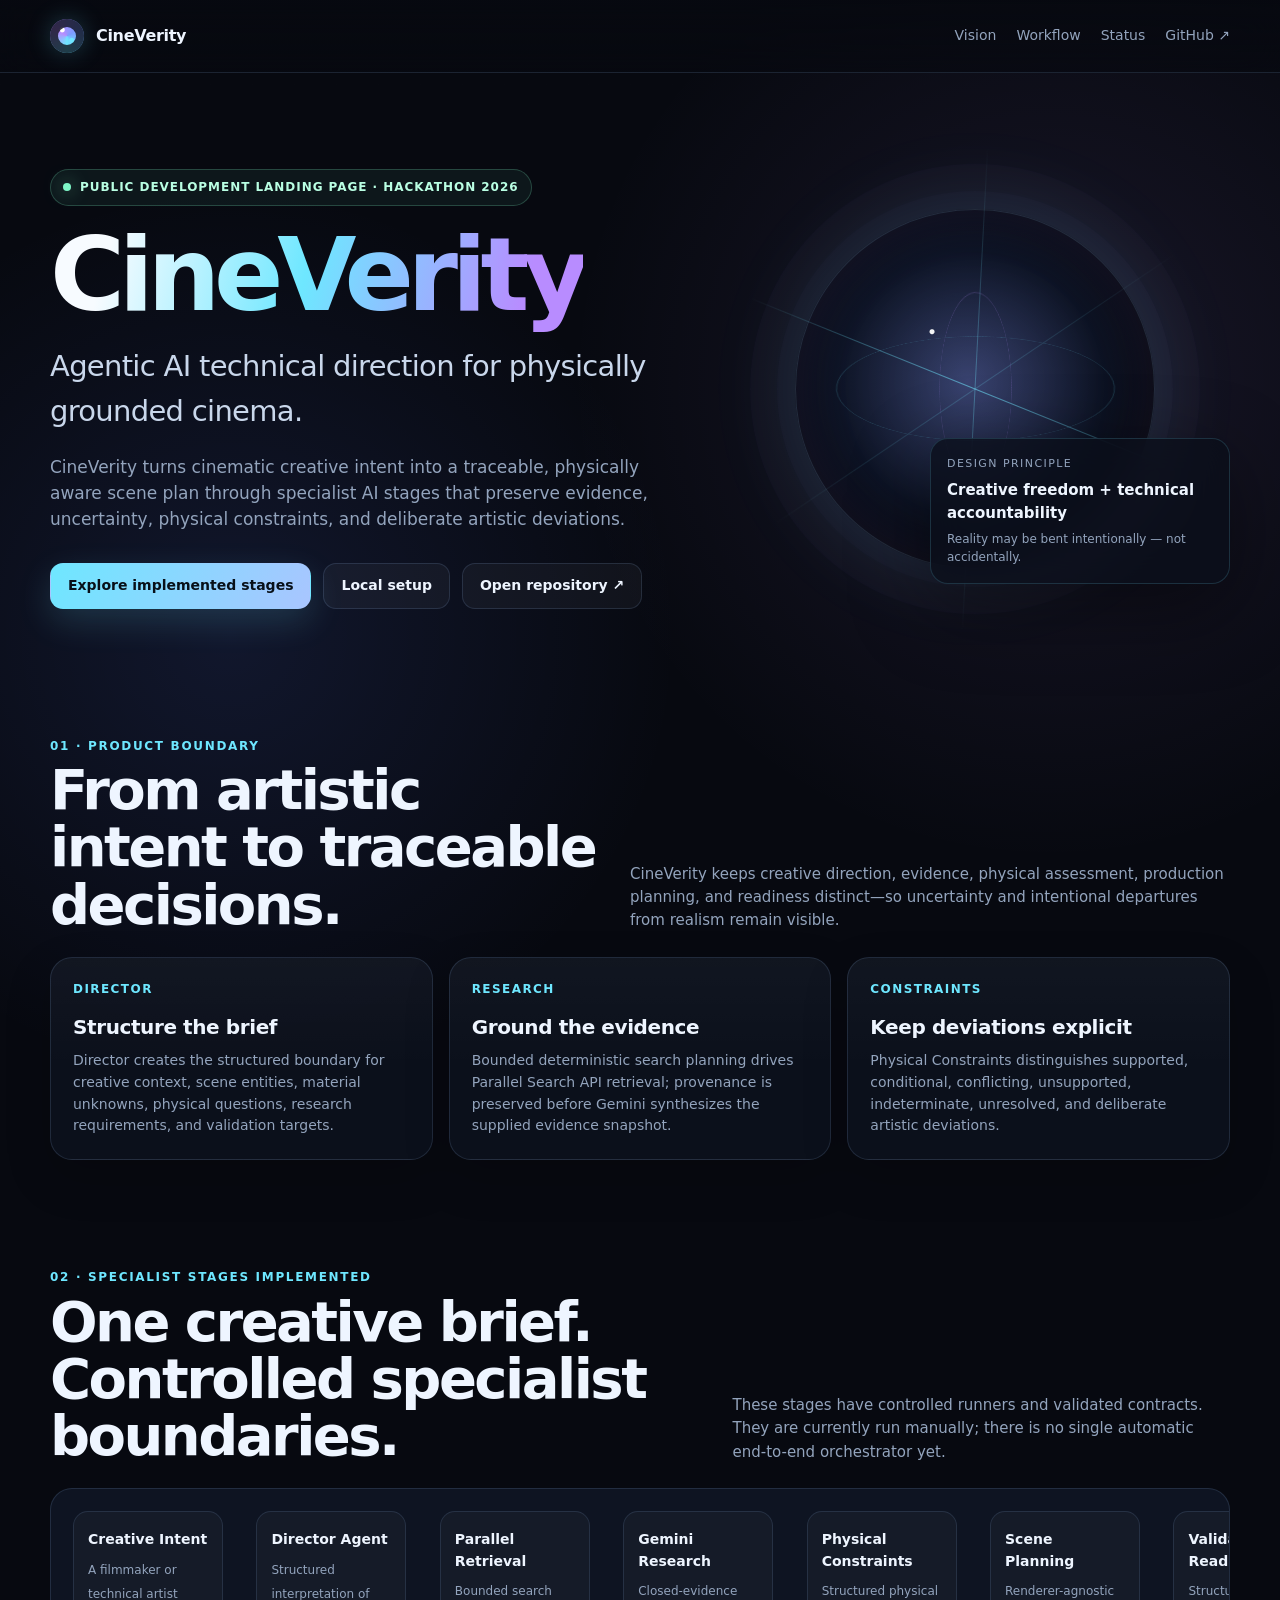
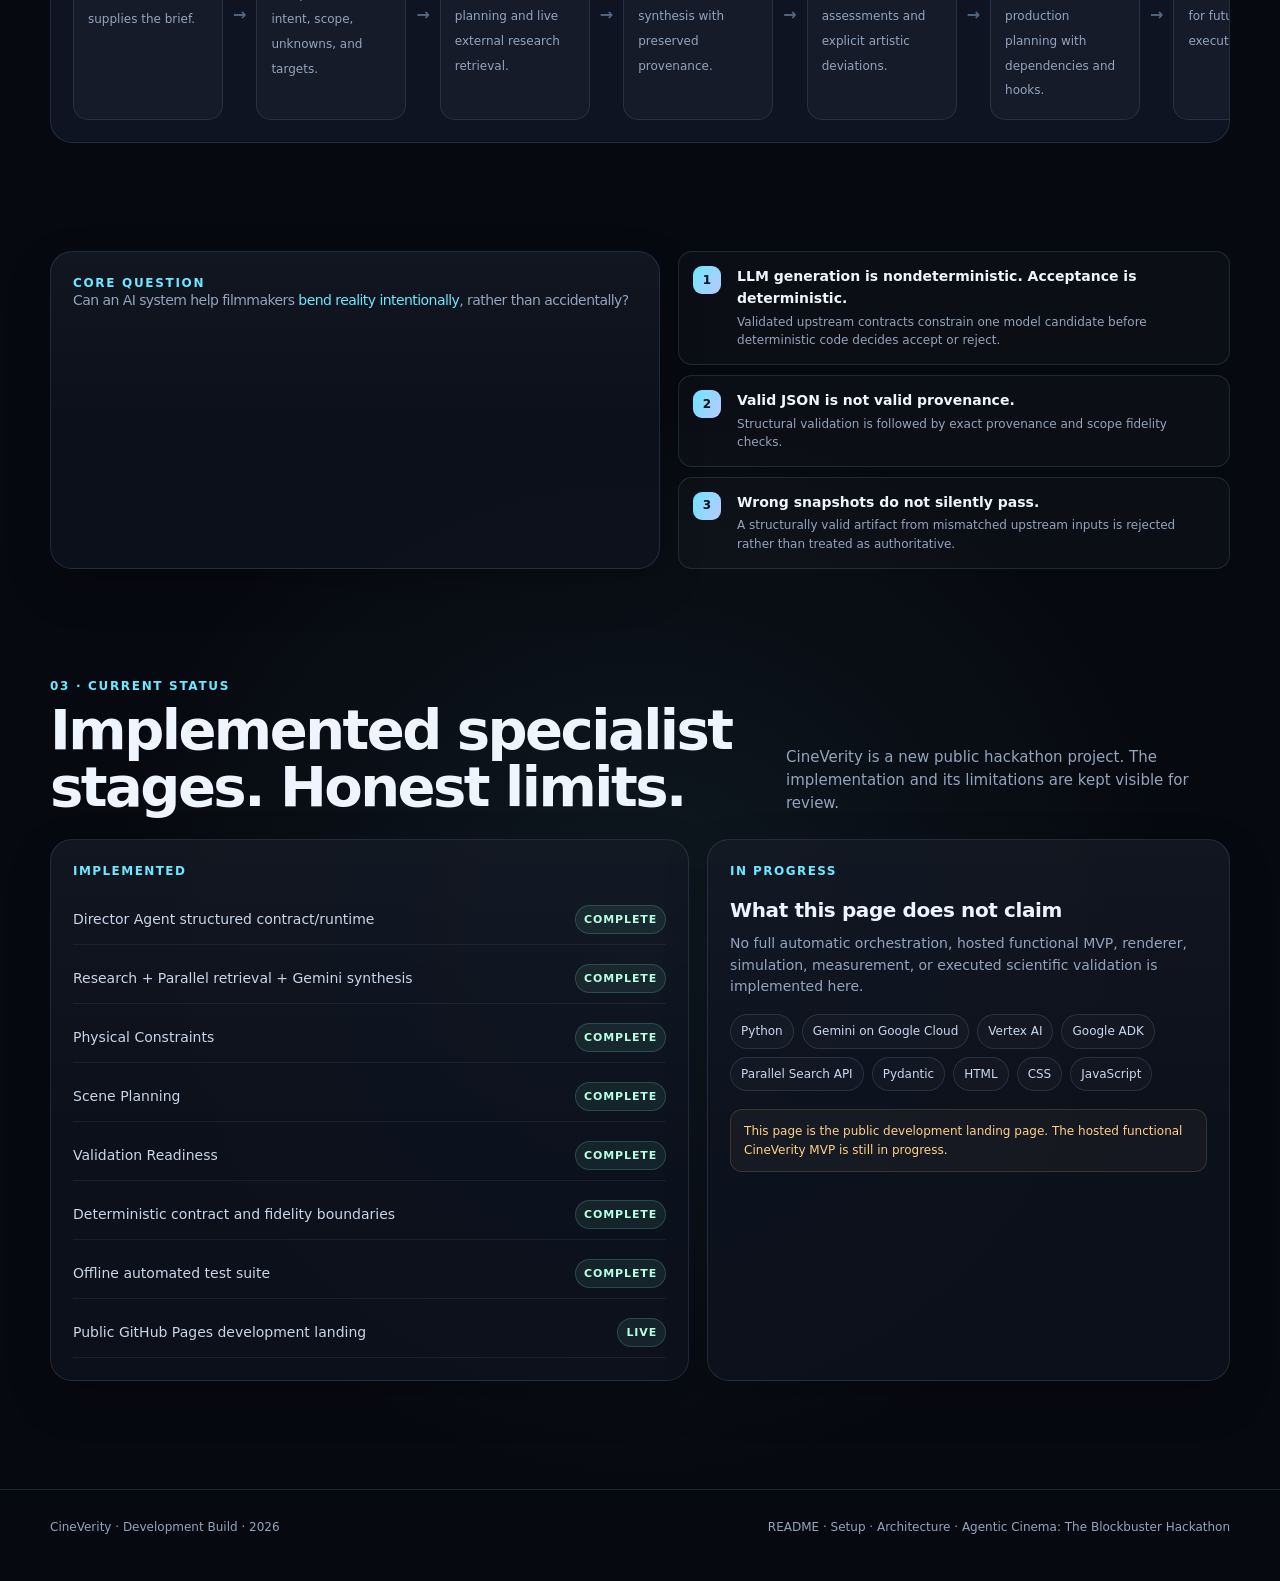
<file: index.html>
<!DOCTYPE html>
<html lang="en">
<head>
  <meta charset="UTF-8" />
  <meta name="viewport" content="width=device-width, initial-scale=1.0" />
  <meta name="description" content="CineVerity — an agentic AI technical director for evidence-grounded, physically coherent cinematic production planning." />
  <meta name="theme-color" content="#070910" />
  <title>CineVerity — Agentic AI Technical Director</title>
  <style>
    :root{--bg:#070910;--panel:rgba(14,19,31,.74);--text:#eef5ff;--muted:#93a4bd;--line:rgba(157,198,255,.14);--cyan:#6ee7ff;--blue:#7c9cff;--violet:#b88cff;--green:#7ef6c7;--warning:#ffd18a;--radius:22px;--max:1180px}
    *{box-sizing:border-box}html{scroll-behavior:smooth}body{margin:0;min-height:100vh;color:var(--text);background:radial-gradient(circle at 18% 20%,rgba(92,124,255,.12),transparent 28rem),radial-gradient(circle at 82% 12%,rgba(184,140,255,.10),transparent 30rem),radial-gradient(circle at 50% 80%,rgba(110,231,255,.07),transparent 34rem),var(--bg);font-family:Inter,ui-sans-serif,system-ui,-apple-system,BlinkMacSystemFont,"Segoe UI",sans-serif;line-height:1.55;overflow-x:hidden}
    body:before{content:"";position:fixed;inset:0;pointer-events:none;opacity:.18;background-image:linear-gradient(rgba(255,255,255,.025) 1px,transparent 1px),linear-gradient(90deg,rgba(255,255,255,.025) 1px,transparent 1px);background-size:42px 42px;mask-image:linear-gradient(to bottom,black,transparent 92%)}
    a{color:inherit;text-decoration:none}.shell{width:min(calc(100% - 34px),var(--max));margin:0 auto}.nav{position:sticky;top:0;z-index:20;backdrop-filter:blur(18px);background:linear-gradient(to bottom,rgba(7,9,16,.92),rgba(7,9,16,.62));border-bottom:1px solid var(--line)}
    .nav-inner{height:72px;display:flex;align-items:center;justify-content:space-between;gap:24px}.brand{display:flex;align-items:center;gap:12px;font-weight:760;letter-spacing:-.02em}.mark{width:34px;height:34px;border-radius:50%;background:radial-gradient(circle at 36% 32%,#fff 0 2px,transparent 3px),radial-gradient(circle at 64% 63%,var(--cyan) 0 2px,transparent 3px),conic-gradient(from 180deg,var(--cyan),var(--violet),var(--blue),var(--cyan));box-shadow:0 0 24px rgba(110,231,255,.22),inset 0 0 0 8px rgba(7,9,16,.76)}
    .nav-links{display:flex;align-items:center;gap:20px;color:var(--muted);font-size:14px}.nav-links a:hover{color:var(--text)}.hero{padding:96px 0 74px}.hero-grid{display:grid;grid-template-columns:1.1fr .9fr;gap:48px;align-items:center}
    .badge{display:inline-flex;align-items:center;gap:9px;padding:8px 12px;border:1px solid rgba(126,246,199,.22);background:rgba(126,246,199,.06);color:#b9ffe3;border-radius:999px;font-size:12px;letter-spacing:.08em;text-transform:uppercase;font-weight:720}.dot{width:8px;height:8px;border-radius:50%;background:var(--green);box-shadow:0 0 18px rgba(126,246,199,.65)}
    h1{margin:22px 0 0;font-size:clamp(54px,8vw,104px);line-height:.92;letter-spacing:-.062em}.gradient-text{background:linear-gradient(105deg,#f7fbff 12%,var(--cyan) 48%,var(--violet) 88%);-webkit-background-clip:text;background-clip:text;color:transparent}.kicker{margin:22px 0 0;color:#c9d7eb;font-size:clamp(20px,2.6vw,29px);letter-spacing:-.024em;max-width:760px;font-weight:540}.lead{margin:20px 0 0;color:var(--muted);max-width:720px;font-size:17px}
    .actions{display:flex;flex-wrap:wrap;gap:12px;margin-top:30px}.button{display:inline-flex;align-items:center;justify-content:center;gap:10px;min-height:46px;padding:0 17px;border-radius:13px;border:1px solid var(--line);background:rgba(255,255,255,.04);font-size:14px;font-weight:700;transition:.18s}.button:hover{transform:translateY(-2px);border-color:rgba(110,231,255,.34);background:rgba(110,231,255,.07)}.button.primary{color:#081019;background:linear-gradient(120deg,var(--cyan),#a9c5ff);border-color:transparent;box-shadow:0 12px 34px rgba(110,231,255,.16)}
    .hero-orbit{min-height:430px;display:grid;place-items:center;position:relative}.orb{width:min(78vw,360px);aspect-ratio:1;border-radius:50%;position:relative;background:radial-gradient(circle at 38% 34%,rgba(255,255,255,.95) 0 2px,transparent 3px),radial-gradient(circle at 48% 48%,rgba(124,156,255,.35),rgba(13,20,37,.92) 50%,rgba(7,9,16,.98) 70%);border:1px solid rgba(159,198,255,.18);box-shadow:0 0 0 18px rgba(124,156,255,.022),0 0 0 45px rgba(184,140,255,.018),0 0 92px rgba(110,231,255,.12),inset 0 0 55px rgba(184,140,255,.10);animation:float 7s ease-in-out infinite}.orb:before,.orb:after{content:"";position:absolute;inset:11%;border-radius:50%;border:1px solid rgba(110,231,255,.17);transform:rotateX(68deg) rotateZ(20deg)}.orb:after{inset:23%;border-color:rgba(184,140,255,.20);transform:rotateY(68deg) rotateZ(-24deg)}
    .ray{position:absolute;left:50%;top:50%;width:135%;height:1px;transform-origin:center;background:linear-gradient(90deg,transparent,rgba(110,231,255,.58),transparent)}.r1{transform:translate(-50%,-50%) rotate(22deg)}.r2{transform:translate(-50%,-50%) rotate(93deg);opacity:.58}.r3{transform:translate(-50%,-50%) rotate(146deg);opacity:.34}.signal-card{position:absolute;right:0;bottom:20px;width:min(82%,300px);padding:16px;border-radius:18px;background:rgba(11,15,26,.78);border:1px solid rgba(110,231,255,.16);box-shadow:0 24px 80px rgba(0,0,0,.42);backdrop-filter:blur(18px)}.signal-label{color:var(--muted);font-size:11px;text-transform:uppercase;letter-spacing:.13em}.signal-value{margin-top:7px;font-weight:760;font-size:15px}.signal-note{margin-top:4px;color:var(--muted);font-size:12px}
    .section{padding:54px 0}.section-head{display:flex;align-items:end;justify-content:space-between;gap:28px;margin-bottom:24px}.eyebrow{color:var(--cyan);font-size:12px;text-transform:uppercase;font-weight:760;letter-spacing:.14em}h2{margin:6px 0 0;font-size:clamp(32px,5vw,56px);letter-spacing:-.045em;line-height:1.02}.section-copy{max-width:600px;color:var(--muted);font-size:15px}.grid-3{display:grid;grid-template-columns:repeat(3,1fr);gap:16px}.card{position:relative;border-radius:var(--radius);padding:22px;background:linear-gradient(180deg,rgba(255,255,255,.025),transparent 55%),var(--panel);border:1px solid var(--line);box-shadow:0 18px 46px rgba(0,0,0,.18);overflow:hidden}.card-index{color:var(--cyan);font-size:12px;font-weight:760;letter-spacing:.12em}.card h3{margin:14px 0 7px;letter-spacing:-.02em;font-size:20px}.card p{margin:0;color:var(--muted);font-size:14px}
    .workflow{margin-top:20px;padding:22px;border:1px solid var(--line);background:rgba(16,22,36,.92);border-radius:var(--radius);overflow-x:auto}.flow{display:flex;align-items:stretch;gap:10px;min-width:920px}.node{flex:1 0 150px;padding:17px 14px;border-radius:15px;background:rgba(255,255,255,.03);border:1px solid rgba(157,198,255,.13);min-height:110px}.node strong{display:block;font-size:14px;margin-bottom:6px}.node span{color:var(--muted);font-size:12px}.arrow{align-self:center;color:#536983;font-weight:800}
    .truth-panel{display:grid;grid-template-columns:1.05fr .95fr;gap:18px}.quote{font-size:clamp(28px,4vw,46px);letter-spacing:-.04em;line-height:1.08;margin:0}.quote em{color:var(--cyan);font-style:normal}.principles{display:grid;gap:10px}.principle{display:grid;grid-template-columns:32px 1fr;gap:12px;align-items:start;padding:14px;border-radius:14px;border:1px solid var(--line);background:rgba(255,255,255,.025)}.principle-number{width:28px;height:28px;display:grid;place-items:center;border-radius:9px;font-size:12px;font-weight:800;color:#061018;background:linear-gradient(120deg,var(--cyan),#b9c8ff)}.principle strong{display:block;font-size:14px}.principle span{display:block;margin-top:3px;color:var(--muted);font-size:12px}
    .status{display:grid;grid-template-columns:1.1fr .9fr;gap:18px}.progress-list{list-style:none;padding:0;margin:14px 0 0;display:grid;gap:9px}.progress-list li{display:flex;align-items:center;justify-content:space-between;gap:20px;padding:10px 0;border-bottom:1px solid rgba(157,198,255,.08);color:#c9d6e8;font-size:14px}.state{font-size:11px;font-weight:800;text-transform:uppercase;letter-spacing:.08em;padding:5px 8px;border-radius:999px;white-space:nowrap}.done{color:#b8ffe2;background:rgba(126,246,199,.08);border:1px solid rgba(126,246,199,.18)}.next{color:#cbd5ff;background:rgba(124,156,255,.08);border:1px solid rgba(124,156,255,.18)}.stack{display:flex;flex-wrap:wrap;gap:8px;margin-top:16px}.chip{border-radius:999px;padding:7px 10px;font-size:12px;color:#c9d8ee;border:1px solid var(--line);background:rgba(255,255,255,.025)}.disclaimer{color:var(--warning);font-size:12px;margin-top:18px;padding:12px 13px;border:1px solid rgba(255,209,138,.15);background:rgba(255,209,138,.045);border-radius:12px}
    footer{margin-top:54px;border-top:1px solid var(--line);padding:28px 0 44px;color:var(--muted);font-size:12px}.footer-inner{display:flex;justify-content:space-between;gap:24px;flex-wrap:wrap}@keyframes float{0%,100%{transform:translateY(0)}50%{transform:translateY(-12px)}}@media(max-width:900px){.hero-grid,.truth-panel,.status{grid-template-columns:1fr}.hero{padding-top:70px}.hero-orbit{min-height:360px;margin-top:10px}.signal-card{right:6%}.grid-3{grid-template-columns:1fr}.section-head{align-items:start;flex-direction:column}}@media(max-width:640px){.nav-links a:not(.repo-link){display:none}.nav-inner{height:64px}.hero{padding-top:58px}.shell{width:min(calc(100% - 24px),var(--max));}.card{padding:18px}.hero-orbit{min-height:320px}.signal-card{right:0;bottom:0}}@media(prefers-reduced-motion:reduce){html{scroll-behavior:auto}.orb{animation:none}.button{transition:none}}
  </style>
</head>
<body>
  <nav class="nav"><div class="shell nav-inner"><a class="brand" href="#top"><span class="mark"></span><span>CineVerity</span></a><div class="nav-links"><a href="#vision">Vision</a><a href="#workflow">Workflow</a><a href="#status">Status</a><a class="repo-link" href="https://github.com/victortutu-hub/cineverity" target="_blank" rel="noopener noreferrer">GitHub ↗</a></div></div></nav>
  <main id="top">
    <section class="hero"><div class="shell hero-grid"><div><div class="badge"><span class="dot"></span> Public development landing page · Hackathon 2026</div><h1><span class="gradient-text">CineVerity</span></h1><p class="kicker">Agentic AI technical direction for physically grounded cinema.</p><p class="lead">CineVerity turns cinematic creative intent into a traceable, physically aware scene plan through specialist AI stages that preserve evidence, uncertainty, physical constraints, and deliberate artistic deviations.</p><div class="actions"><a class="button primary" href="#workflow">Explore implemented stages</a><a class="button" href="docs/setup.md">Local setup</a><a class="button" href="https://github.com/victortutu-hub/cineverity" target="_blank" rel="noopener noreferrer">Open repository ↗</a></div></div><div class="hero-orbit"><div class="orb"><span class="ray r1"></span><span class="ray r2"></span><span class="ray r3"></span></div><div class="signal-card"><div class="signal-label">Design principle</div><div class="signal-value">Creative freedom + technical accountability</div><div class="signal-note">Reality may be bent intentionally — not accidentally.</div></div></div></div></section>
    <section class="section" id="vision"><div class="shell"><div class="section-head"><div><div class="eyebrow">01 · Product boundary</div><h2>From artistic intent to traceable decisions.</h2></div><div class="section-copy">CineVerity keeps creative direction, evidence, physical assessment, production planning, and readiness distinct—so uncertainty and intentional departures from realism remain visible.</div></div><div class="grid-3"><article class="card"><div class="card-index">DIRECTOR</div><h3>Structure the brief</h3><p>Director creates the structured boundary for creative context, scene entities, material unknowns, physical questions, research requirements, and validation targets.</p></article><article class="card"><div class="card-index">RESEARCH</div><h3>Ground the evidence</h3><p>Bounded deterministic search planning drives Parallel Search API retrieval; provenance is preserved before Gemini synthesizes the supplied evidence snapshot.</p></article><article class="card"><div class="card-index">CONSTRAINTS</div><h3>Keep deviations explicit</h3><p>Physical Constraints distinguishes supported, conditional, conflicting, unsupported, indeterminate, unresolved, and deliberate artistic deviations.</p></article></div></div></section>
    <section class="section" id="workflow"><div class="shell"><div class="section-head"><div><div class="eyebrow">02 · Specialist stages implemented</div><h2>One creative brief. Controlled specialist boundaries.</h2></div><div class="section-copy">These stages have controlled runners and validated contracts. They are currently run manually; there is no single automatic end-to-end orchestrator yet.</div></div><div class="workflow"><div class="flow"><div class="node"><strong>Creative Intent</strong><span>A filmmaker or technical artist supplies the brief.</span></div><div class="arrow">→</div><div class="node"><strong>Director Agent</strong><span>Structured interpretation of intent, scope, unknowns, and targets.</span></div><div class="arrow">→</div><div class="node"><strong>Parallel Retrieval</strong><span>Bounded search planning and live external research retrieval.</span></div><div class="arrow">→</div><div class="node"><strong>Gemini Research</strong><span>Closed-evidence synthesis with preserved provenance.</span></div><div class="arrow">→</div><div class="node"><strong>Physical Constraints</strong><span>Structured physical assessments and explicit artistic deviations.</span></div><div class="arrow">→</div><div class="node"><strong>Scene Planning</strong><span>Renderer-agnostic production planning with dependencies and hooks.</span></div><div class="arrow">→</div><div class="node"><strong>Validation Readiness</strong><span>Structural preflight for future validation execution.</span></div></div></div></div></section>
    <section class="section"><div class="shell truth-panel"><article class="card"><div class="eyebrow">Core question</div><p class="quote">Can an AI system help filmmakers <em>bend reality intentionally</em>, rather than accidentally?</p></article><div class="principles"><div class="principle"><div class="principle-number">1</div><div><strong>LLM generation is nondeterministic. Acceptance is deterministic.</strong><span>Validated upstream contracts constrain one model candidate before deterministic code decides accept or reject.</span></div></div><div class="principle"><div class="principle-number">2</div><div><strong>Valid JSON is not valid provenance.</strong><span>Structural validation is followed by exact provenance and scope fidelity checks.</span></div></div><div class="principle"><div class="principle-number">3</div><div><strong>Wrong snapshots do not silently pass.</strong><span>A structurally valid artifact from mismatched upstream inputs is rejected rather than treated as authoritative.</span></div></div></div></div></section>
    <section class="section" id="status"><div class="shell"><div class="section-head"><div><div class="eyebrow">03 · Current status</div><h2>Implemented specialist stages. Honest limits.</h2></div><div class="section-copy">CineVerity is a new public hackathon project. The implementation and its limitations are kept visible for review.</div></div><div class="status"><article class="card"><div class="card-index">IMPLEMENTED</div><ul class="progress-list"><li><span>Director Agent structured contract/runtime</span><span class="state done">Complete</span></li><li><span>Research + Parallel retrieval + Gemini synthesis</span><span class="state done">Complete</span></li><li><span>Physical Constraints</span><span class="state done">Complete</span></li><li><span>Scene Planning</span><span class="state done">Complete</span></li><li><span>Validation Readiness</span><span class="state done">Complete</span></li><li><span>Deterministic contract and fidelity boundaries</span><span class="state done">Complete</span></li><li><span>Offline automated test suite</span><span class="state done">Complete</span></li><li><span>Public GitHub Pages development landing</span><span class="state done">Live</span></li></ul></article><article class="card"><div class="card-index">IN PROGRESS</div><h3>What this page does not claim</h3><p>No full automatic orchestration, hosted functional MVP, renderer, simulation, measurement, or executed scientific validation is implemented here.</p><div class="stack"><span class="chip">Python</span><span class="chip">Gemini on Google Cloud</span><span class="chip">Vertex AI</span><span class="chip">Google ADK</span><span class="chip">Parallel Search API</span><span class="chip">Pydantic</span><span class="chip">HTML</span><span class="chip">CSS</span><span class="chip">JavaScript</span></div><div class="disclaimer">This page is the public development landing page. The hosted functional CineVerity MVP is still in progress.</div></article></div></div></section>
  </main>
  <footer><div class="shell footer-inner"><span>CineVerity · Development Build · 2026</span><span><a href="README.md">README</a> · <a href="docs/setup.md">Setup</a> · <a href="docs/architecture.md">Architecture</a> · Agentic Cinema: The Blockbuster Hackathon</span></div></footer>
</body></html>
</file>
